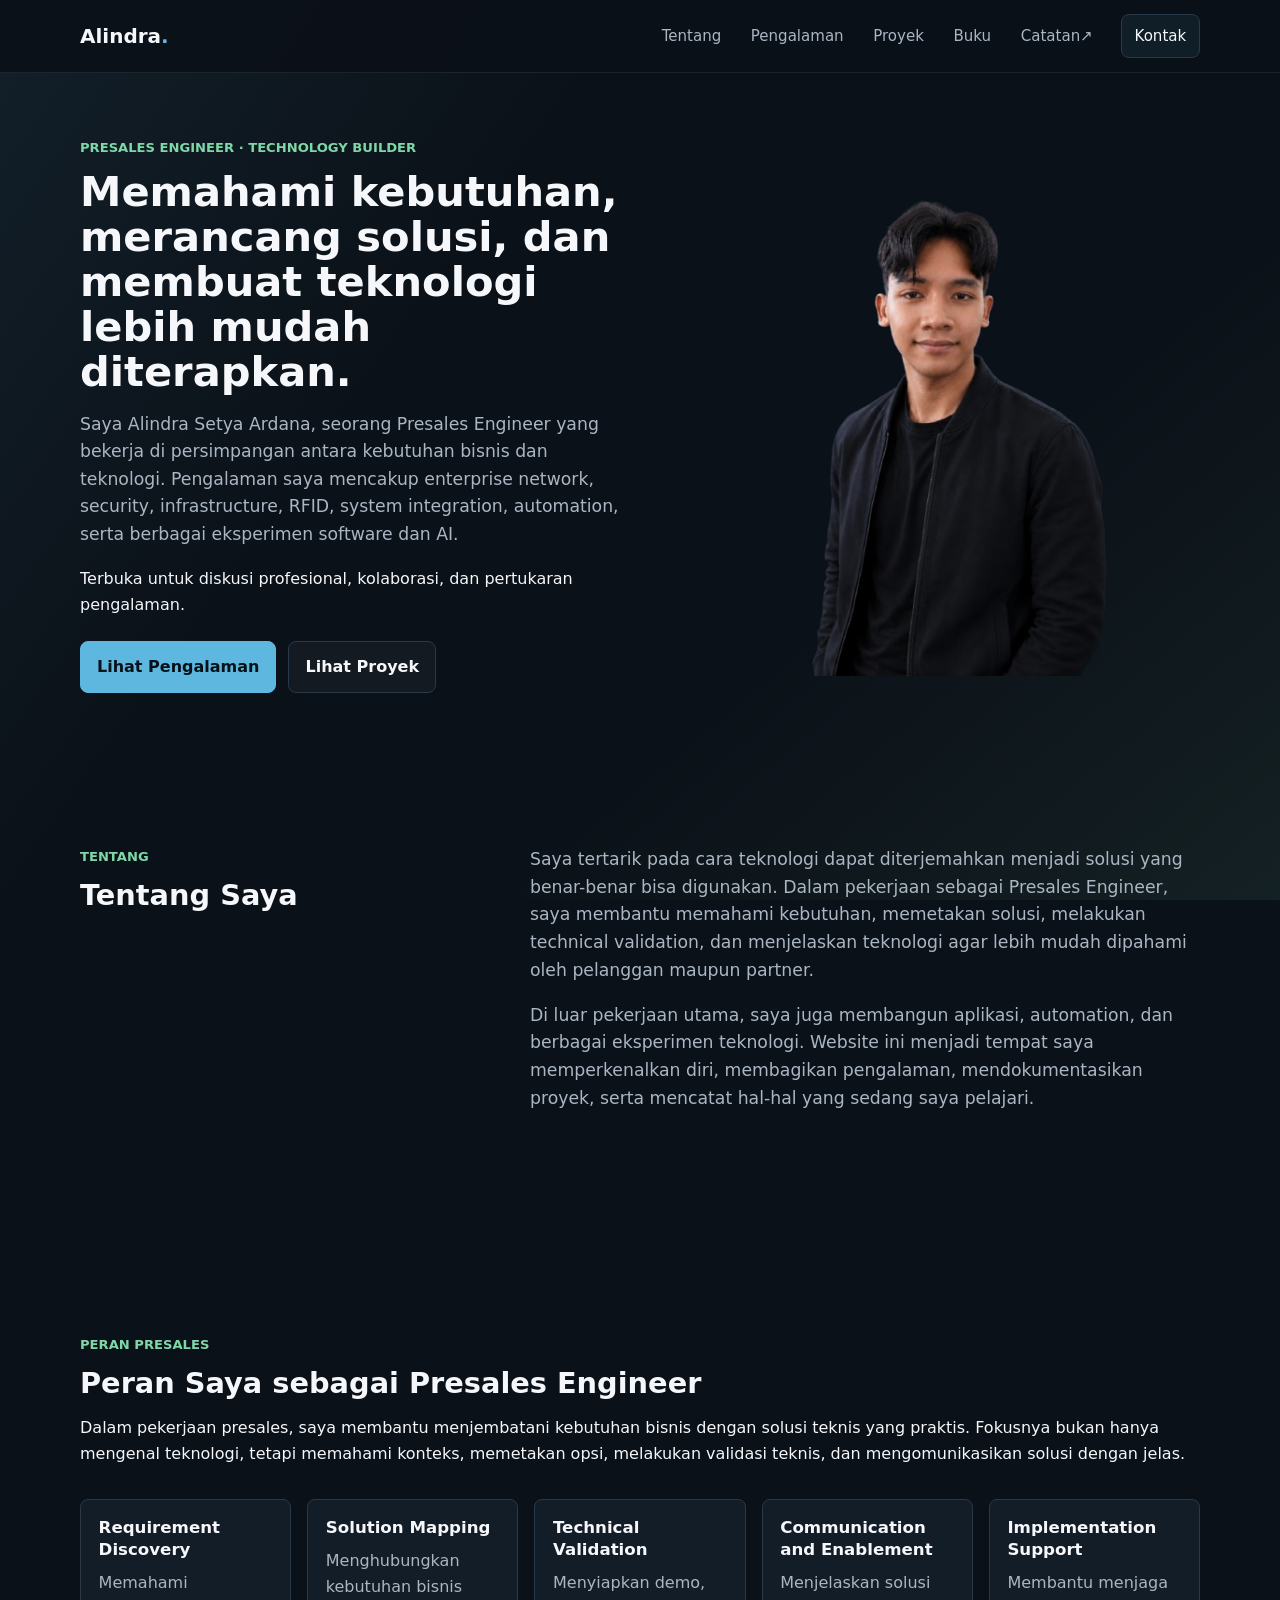
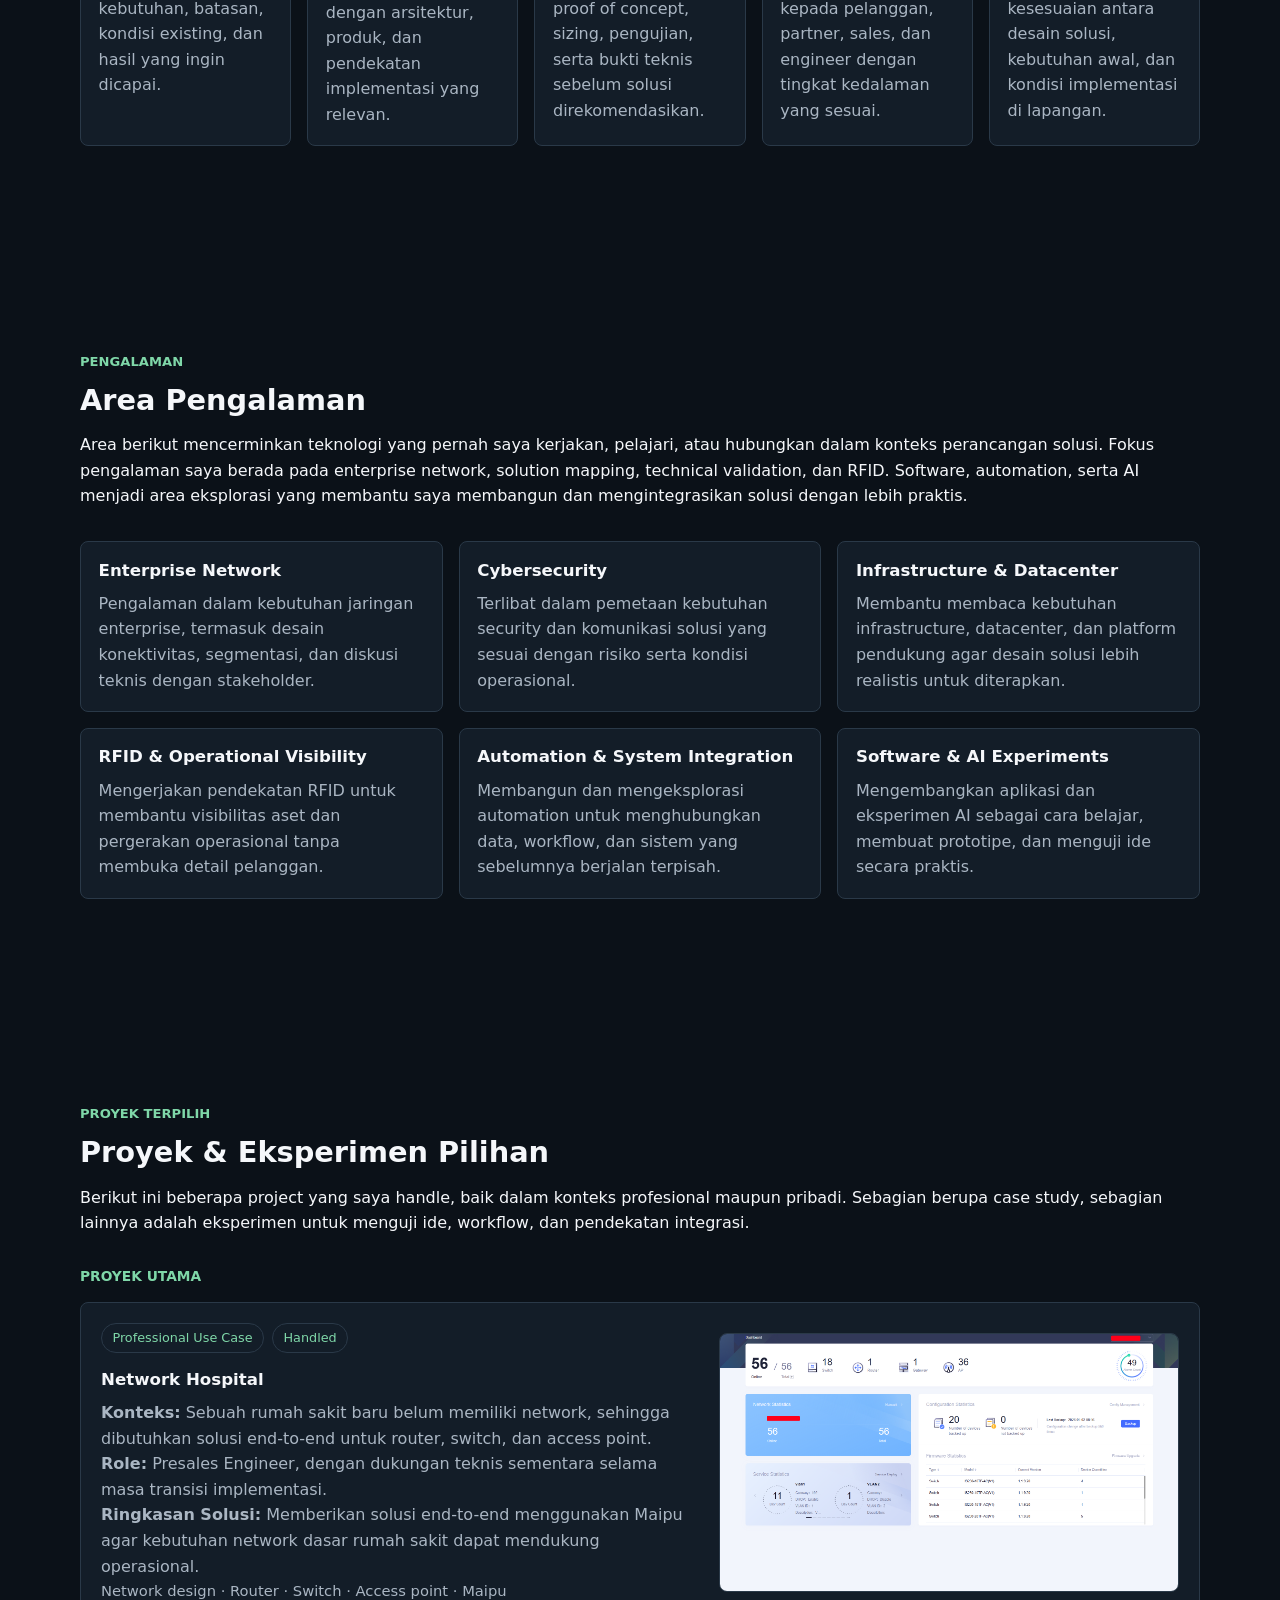
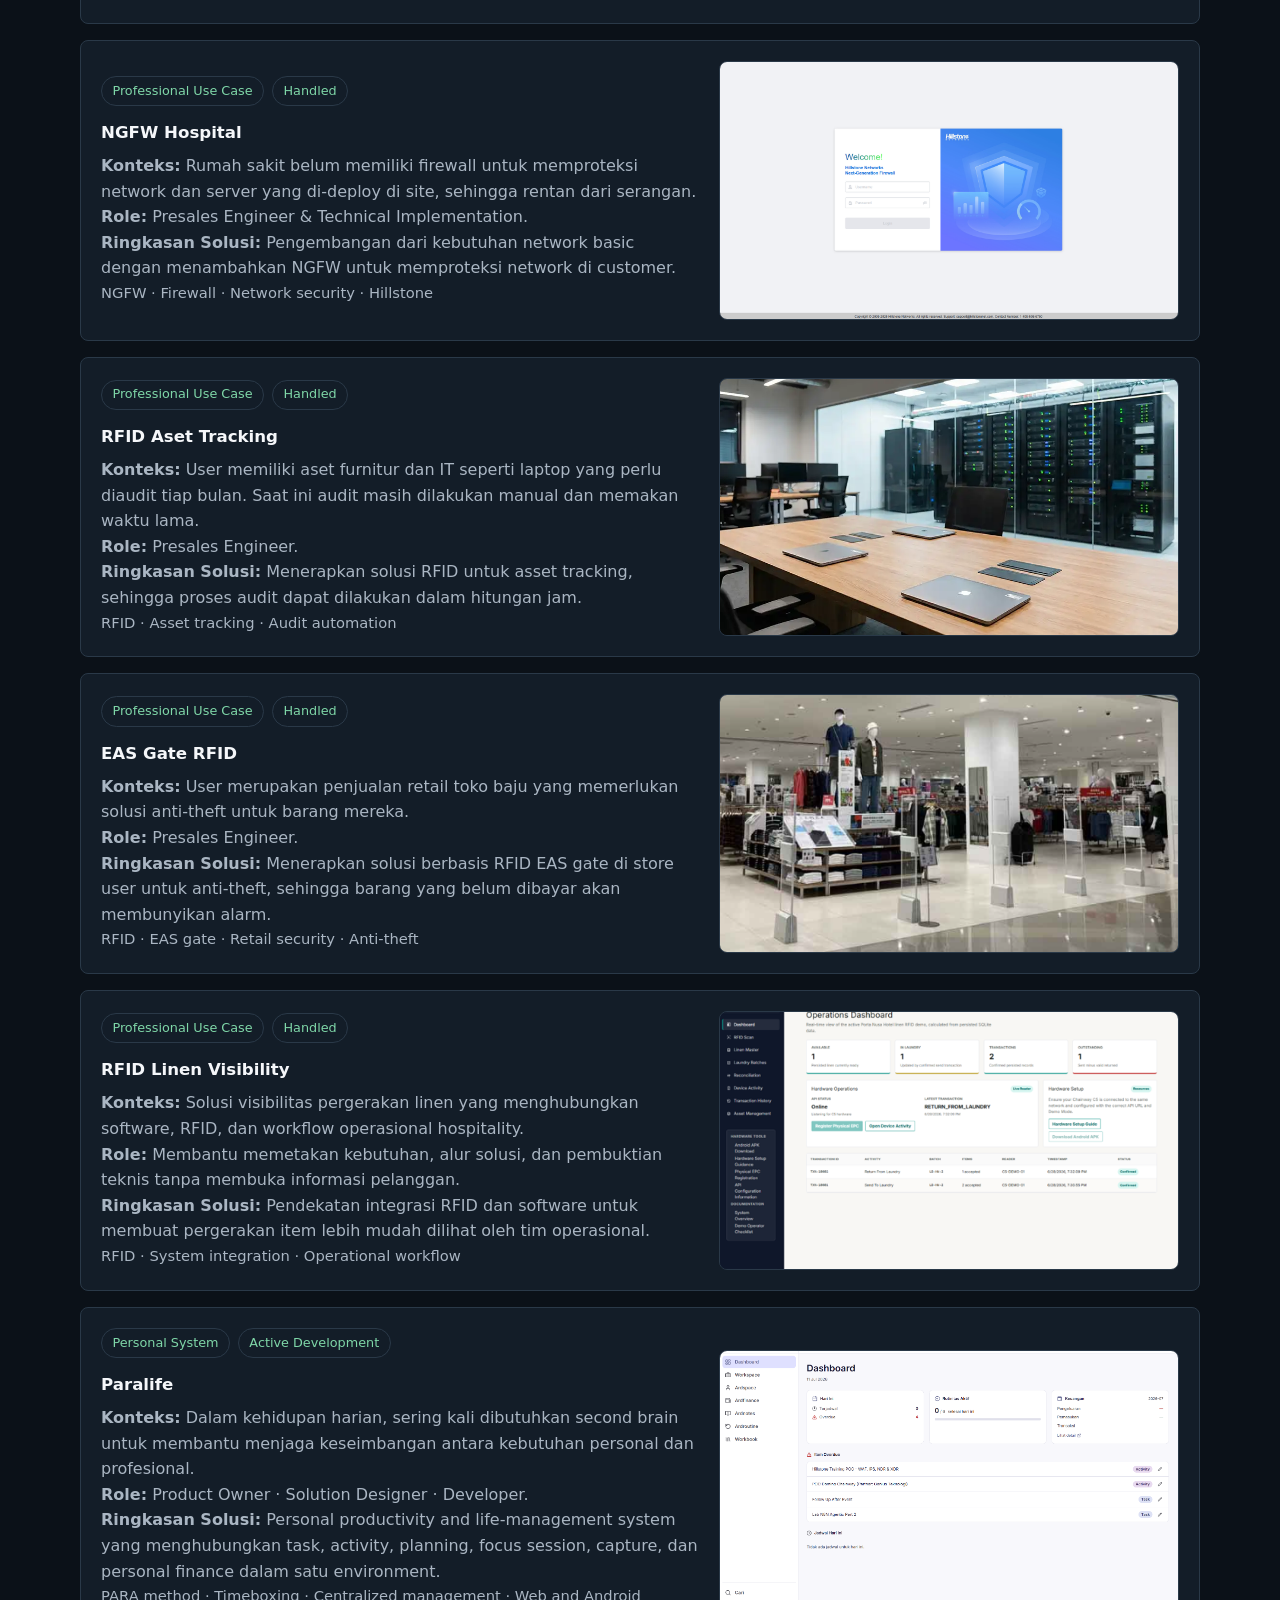
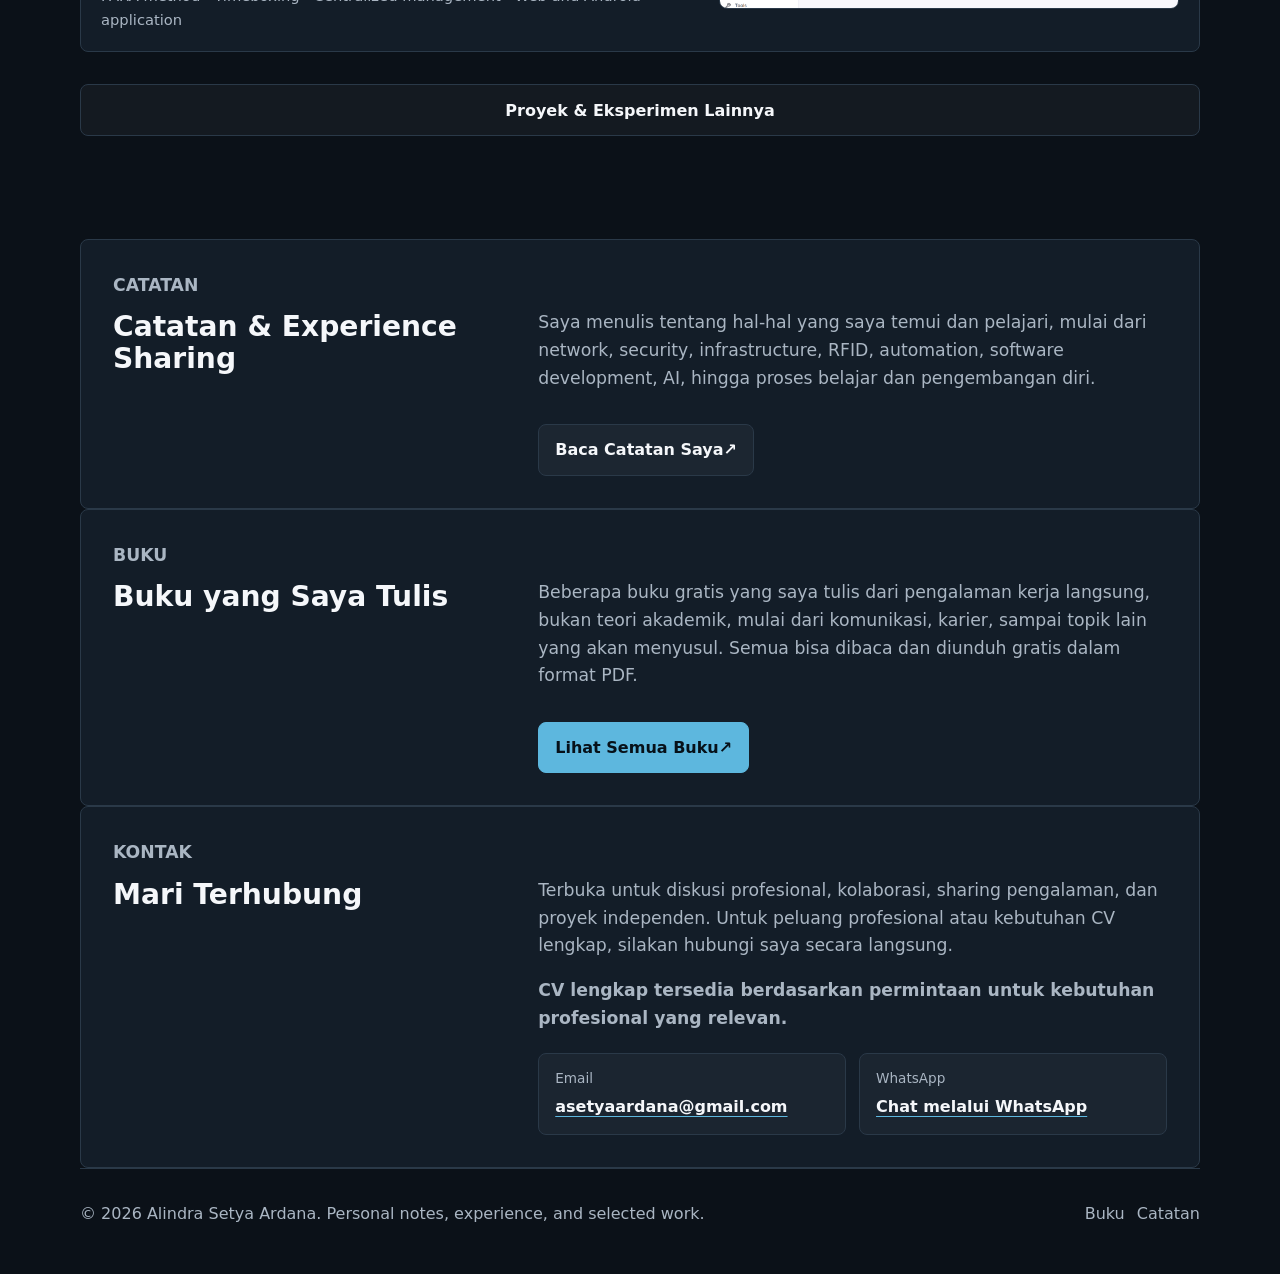
<file: index.html>
﻿<!DOCTYPE html>
<html lang="id">
<head>
  <meta charset="UTF-8">
  <meta name="viewport" content="width=device-width, initial-scale=1.0">
  <title>Alindra Setya Ardana | Presales Engineer & Technology Builder</title>
  <meta name="description" content="Website personal Alindra Setya Ardana, Presales Engineer yang membagikan pengalaman seputar network, security, infrastructure, RFID, automation, software, dan AI.">
  <meta name="author" content="Alindra Setya Ardana">
  <meta name="robots" content="index, follow">
  <meta name="theme-color" content="#0b1118">
  <link rel="canonical" href="https://www.alindra.my.id/">
  <link rel="icon" type="image/svg+xml" href="favicon.svg">
  <link rel="stylesheet" href="assets/css/styles.css">
  <link rel="sitemap" type="application/xml" href="/sitemap.xml">

  <meta property="og:title" content="Alindra Setya Ardana | Presales Engineer & Technology Builder">
  <meta property="og:description" content="Website personal Alindra Setya Ardana tentang presales engineering, solution building, selected work, dan catatan pengalaman teknologi.">
  <meta property="og:type" content="profile">
  <meta property="og:url" content="https://www.alindra.my.id/">
  <meta property="og:image" content="https://www.alindra.my.id/assets/images/og-cover.png">
  <meta name="twitter:card" content="summary_large_image">
  <meta name="twitter:title" content="Alindra Setya Ardana | Presales Engineer & Technology Builder">
  <meta name="twitter:description" content="Presales Engineer yang bekerja antara kebutuhan bisnis dan solusi teknologi praktis.">
  <meta name="twitter:image" content="https://www.alindra.my.id/assets/images/og-cover.png">

  <script type="application/ld+json">
  {
    "@context": "https://schema.org",
    "@type": "ProfilePage",
    "mainEntity": {
      "@type": "Person",
      "name": "Alindra Setya Ardana",
      "url": "https://www.alindra.my.id/",
      "jobTitle": "Presales Engineer",
      "description": "Presales Engineer dan Technology Builder yang bekerja antara kebutuhan bisnis dan solusi teknologi praktis.",
      "sameAs": [
        "https://notes.alindra.my.id/"
      ],
      "knowsAbout": [
        "Presales Engineering",
        "Enterprise Network",
        "Cybersecurity",
        "Infrastructure and Datacenter",
        "RFID",
        "System Integration",
        "Automation",
        "Software",
        "AI Experiments"
      ]
    }
  }
  </script>
</head>
<body>
  <a class="skip-link" href="#main">Lewati ke konten utama</a>

  <header class="site-header">
    <nav class="nav" aria-label="Navigasi utama">
      <a class="brand" href="#top" aria-label="Alindra Setya Ardana">Alindra<span>.</span></a>
      <button class="nav-toggle" type="button" aria-expanded="false" aria-controls="primary-nav">
        <span class="nav-toggle-line"></span>
        <span class="nav-toggle-line"></span>
        <span class="nav-toggle-line"></span>
        <span class="sr-only">Buka menu</span>
      </button>
      <div class="nav-links" id="primary-nav">
        <a href="#about">Tentang</a>
        <a href="#experience">Pengalaman</a>
        <a href="#work">Proyek</a>
        <a href="/buku/">Buku</a>
        <a href="https://notes.alindra.my.id/" target="_blank" rel="noopener noreferrer">Catatan <span aria-hidden="true">&nearr;</span></a>
        <a class="nav-contact" href="#contact">Kontak</a>
      </div>
    </nav>
  </header>

  <main id="main">
    <section class="hero section" id="top">
      <div class="hero-grid">
        <div class="hero-copy">
          <p class="eyebrow">Presales Engineer &middot; Technology Builder</p>
          <h1>Memahami kebutuhan, merancang solusi, dan membuat teknologi lebih mudah diterapkan.</h1>
          <p class="hero-lead">Saya Alindra Setya Ardana, seorang Presales Engineer yang bekerja di persimpangan antara kebutuhan bisnis dan teknologi. Pengalaman saya mencakup enterprise network, security, infrastructure, RFID, system integration, automation, serta berbagai eksperimen software dan AI.</p>
          <p class="availability">Terbuka untuk diskusi profesional, kolaborasi, dan pertukaran pengalaman.</p>
          <div class="hero-actions">
            <a class="button primary" href="#experience">Lihat Pengalaman</a>
            <a class="button secondary" href="#work">Lihat Proyek</a>
          </div>
        </div>
        <aside class="portrait-space" aria-label="Foto profil Alindra Setya Ardana">
          <img src="assets/images/alindra-semi-formal.png" width="447" height="558" alt="Foto semi-formal Alindra Setya Ardana">
        </aside>
      </div>
    </section>

    <section class="section two-column" id="about">
      <div>
        <p class="section-kicker">Tentang</p>
        <h2>Tentang Saya</h2>
      </div>
      <div class="prose">
        <p>Saya tertarik pada cara teknologi dapat diterjemahkan menjadi solusi yang benar-benar bisa digunakan. Dalam pekerjaan sebagai Presales Engineer, saya membantu memahami kebutuhan, memetakan solusi, melakukan technical validation, dan menjelaskan teknologi agar lebih mudah dipahami oleh pelanggan maupun partner.</p>
        <p>Di luar pekerjaan utama, saya juga membangun aplikasi, automation, dan berbagai eksperimen teknologi. Website ini menjadi tempat saya memperkenalkan diri, membagikan pengalaman, mendokumentasikan proyek, serta mencatat hal-hal yang sedang saya pelajari.</p>
      </div>
    </section>

    <section class="section" aria-labelledby="presales-title">
      <div class="section-heading">
        <p class="section-kicker">Peran presales</p>
        <h2 id="presales-title">Peran Saya sebagai Presales Engineer</h2>
        <p>Dalam pekerjaan presales, saya membantu menjembatani kebutuhan bisnis dengan solusi teknis yang praktis. Fokusnya bukan hanya mengenal teknologi, tetapi memahami konteks, memetakan opsi, melakukan validasi teknis, dan mengomunikasikan solusi dengan jelas.</p>
      </div>
      <div class="card-grid five">
        <article class="card"><h3>Requirement Discovery</h3><p>Memahami kebutuhan, batasan, kondisi existing, dan hasil yang ingin dicapai.</p></article>
        <article class="card"><h3>Solution Mapping</h3><p>Menghubungkan kebutuhan bisnis dengan arsitektur, produk, dan pendekatan implementasi yang relevan.</p></article>
        <article class="card"><h3>Technical Validation</h3><p>Menyiapkan demo, proof of concept, sizing, pengujian, serta bukti teknis sebelum solusi direkomendasikan.</p></article>
        <article class="card"><h3>Communication and Enablement</h3><p>Menjelaskan solusi kepada pelanggan, partner, sales, dan engineer dengan tingkat kedalaman yang sesuai.</p></article>
        <article class="card"><h3>Implementation Support</h3><p>Membantu menjaga kesesuaian antara desain solusi, kebutuhan awal, dan kondisi implementasi di lapangan.</p></article>
      </div>
    </section>

    <section class="section" id="experience">
      <div class="section-heading">
        <p class="section-kicker">Pengalaman</p>
        <h2>Area Pengalaman</h2>
        <p>Area berikut mencerminkan teknologi yang pernah saya kerjakan, pelajari, atau hubungkan dalam konteks perancangan solusi. Fokus pengalaman saya berada pada enterprise network, solution mapping, technical validation, dan RFID. Software, automation, serta AI menjadi area eksplorasi yang membantu saya membangun dan mengintegrasikan solusi dengan lebih praktis.</p>
      </div>
      <div class="card-grid">
        <article class="card"><h3>Enterprise Network</h3><p>Pengalaman dalam kebutuhan jaringan enterprise, termasuk desain konektivitas, segmentasi, dan diskusi teknis dengan stakeholder.</p></article>
        <article class="card"><h3>Cybersecurity</h3><p>Terlibat dalam pemetaan kebutuhan security dan komunikasi solusi yang sesuai dengan risiko serta kondisi operasional.</p></article>
        <article class="card"><h3>Infrastructure & Datacenter</h3><p>Membantu membaca kebutuhan infrastructure, datacenter, dan platform pendukung agar desain solusi lebih realistis untuk diterapkan.</p></article>
        <article class="card"><h3>RFID & Operational Visibility</h3><p>Mengerjakan pendekatan RFID untuk membantu visibilitas aset dan pergerakan operasional tanpa membuka detail pelanggan.</p></article>
        <article class="card"><h3>Automation & System Integration</h3><p>Membangun dan mengeksplorasi automation untuk menghubungkan data, workflow, dan sistem yang sebelumnya berjalan terpisah.</p></article>
        <article class="card"><h3>Software & AI Experiments</h3><p>Mengembangkan aplikasi dan eksperimen AI sebagai cara belajar, membuat prototipe, dan menguji ide secara praktis.</p></article>
      </div>
    </section>

    <section class="section" id="work">
      <div class="section-heading">
        <p class="section-kicker">Proyek terpilih</p>
        <h2>Proyek & Eksperimen Pilihan</h2>
        <p>Berikut ini beberapa project yang saya handle, baik dalam konteks profesional maupun pribadi. Sebagian berupa case study, sebagian lainnya adalah eksperimen untuk menguji ide, workflow, dan pendekatan integrasi.</p>
      </div>
      <div class="work-group">
        <h3>Proyek Utama</h3>
        <div class="work-list featured-work">
        <article class="work-card with-image">
          <div class="work-copy">
            <div class="work-meta"><span>Professional Use Case</span><span>Handled</span></div>
            <h3>Network Hospital</h3>
            <p><strong>Konteks:</strong> Sebuah rumah sakit baru belum memiliki network, sehingga dibutuhkan solusi end-to-end untuk router, switch, dan access point.</p>
            <p><strong>Role:</strong> Presales Engineer, dengan dukungan teknis sementara selama masa transisi implementasi.</p>
            <p><strong>Ringkasan Solusi:</strong> Memberikan solusi end-to-end menggunakan Maipu agar kebutuhan network dasar rumah sakit dapat mendukung operasional.</p>
            <p class="tech">Network design · Router · Switch · Access point · Maipu</p>
          </div>
          <img src="assets/images/work-network-hospital.png" width="1742" height="1105" loading="lazy" alt="Ilustrasi solusi network hospital end-to-end">
        </article>

        <article class="work-card with-image">
          <div class="work-copy">
            <div class="work-meta"><span>Professional Use Case</span><span>Handled</span></div>
            <h3>NGFW Hospital</h3>
            <p><strong>Konteks:</strong> Rumah sakit belum memiliki firewall untuk memproteksi network dan server yang di-deploy di site, sehingga rentan dari serangan.</p>
            <p><strong>Role:</strong> Presales Engineer &amp; Technical Implementation.</p>
            <p><strong>Ringkasan Solusi:</strong> Pengembangan dari kebutuhan network basic dengan menambahkan NGFW untuk memproteksi network di customer.</p>
            <p class="tech">NGFW · Firewall · Network security · Hillstone</p>
          </div>
          <img src="assets/images/work-ngfw-hospital.png" width="1600" height="899" loading="lazy" alt="Ilustrasi solusi NGFW untuk proteksi network rumah sakit">
        </article>

        <article class="work-card with-image">
          <div class="work-copy">
            <div class="work-meta"><span>Professional Use Case</span><span>Handled</span></div>
            <h3>RFID Aset Tracking</h3>
            <p><strong>Konteks:</strong> User memiliki aset furnitur dan IT seperti laptop yang perlu diaudit tiap bulan. Saat ini audit masih dilakukan manual dan memakan waktu lama.</p>
            <p><strong>Role:</strong> Presales Engineer.</p>
            <p><strong>Ringkasan Solusi:</strong> Menerapkan solusi RFID untuk asset tracking, sehingga proses audit dapat dilakukan dalam hitungan jam.</p>
            <p class="tech">RFID · Asset tracking · Audit automation</p>
          </div>
          <img src="assets/images/work-rfid-asset-tracking.png" width="900" height="485" loading="lazy" alt="Ilustrasi solusi RFID untuk asset tracking">
        </article>

        <article class="work-card with-image">
          <div class="work-copy">
            <div class="work-meta"><span>Professional Use Case</span><span>Handled</span></div>
            <h3>EAS Gate RFID</h3>
            <p><strong>Konteks:</strong> User merupakan penjualan retail toko baju yang memerlukan solusi anti-theft untuk barang mereka.</p>
            <p><strong>Role:</strong> Presales Engineer.</p>
            <p><strong>Ringkasan Solusi:</strong> Menerapkan solusi berbasis RFID EAS gate di store user untuk anti-theft, sehingga barang yang belum dibayar akan membunyikan alarm.</p>
            <p class="tech">RFID · EAS gate · Retail security · Anti-theft</p>
          </div>
          <img src="assets/images/work-eas-gate-rfid.png" width="547" height="294" loading="lazy" alt="Ilustrasi solusi EAS gate RFID untuk retail anti-theft">
        </article>

        <article class="work-card with-image">
          <div class="work-copy">
            <div class="work-meta"><span>Professional Use Case</span><span>Handled</span></div>
            <h3>RFID Linen Visibility</h3>
            <p><strong>Konteks:</strong> Solusi visibilitas pergerakan linen yang menghubungkan software, RFID, dan workflow operasional hospitality.</p>
            <p><strong>Role:</strong> Membantu memetakan kebutuhan, alur solusi, dan pembuktian teknis tanpa membuka informasi pelanggan.</p>
            <p><strong>Ringkasan Solusi:</strong> Pendekatan integrasi RFID dan software untuk membuat pergerakan item lebih mudah dilihat oleh tim operasional.</p>
            <p class="tech">RFID · System integration · Operational workflow</p>
          </div>
          <img src="assets/images/work-rfid-linen-visibility.png" width="602" height="413" loading="lazy" alt="Ilustrasi solusi RFID Linen Visibility">
        </article>

        <article class="work-card with-image">
          <div class="work-copy">
            <div class="work-meta"><span>Personal System</span><span>Active Development</span></div>
            <h3>Paralife</h3>
            <p><strong>Konteks:</strong> Dalam kehidupan harian, sering kali dibutuhkan second brain untuk membantu menjaga keseimbangan antara kebutuhan personal dan profesional.</p>
            <p><strong>Role:</strong> Product Owner · Solution Designer · Developer.</p>
            <p><strong>Ringkasan Solusi:</strong> Personal productivity and life-management system yang menghubungkan task, activity, planning, focus session, capture, dan personal finance dalam satu environment.</p>
            <p class="tech">PARA method · Timeboxing · Centralized management · Web and Android application</p>
          </div>
          <img src="assets/images/work-paralife-ai.png" width="1739" height="1095" loading="lazy" alt="Ilustrasi Paralife AI untuk second brain dan daily management">
        </article>
        </div>
      </div>

      <details class="work-group more-work">
        <summary class="button secondary more-work-toggle">Proyek & Eksperimen Lainnya</summary>
        <div class="work-list more-work-list" id="more-work-list">
          <article class="work-card with-image">
            <div class="work-copy">
            <div class="work-meta"><span>Independent Project</span><span>Active Development</span></div>
            <h3>Laut Jaya</h3>
            <p><strong>Konteks:</strong> Usaha penjualan diesel dan minyak memiliki kendala visibility terhadap stok barang, penjualan, pembayaran, piutang, nota, dan laporan bisnis.</p>
            <p><strong>Role:</strong> Product Owner · Solution Designer · Developer.</p>
            <p><strong>Ringkasan Solusi:</strong> Operational system yang membantu pencatatan penjualan, pembayaran, piutang, pencetakan nota, dan penyusunan laporan bisnis agar kondisi usaha lebih mudah dipantau.</p>
            <p class="tech">Web application · Android application · Stock visibility · Sales operation</p>
            </div>
            <img src="assets/images/work-laut-jaya.png" width="1730" height="1108" loading="lazy" alt="Ilustrasi aplikasi operasional Laut Jaya">
          </article>

          <article class="work-card with-image">
            <div class="work-copy">
            <div class="work-meta"><span>Professional Use Case</span><span>Handled</span></div>
            <h3>RFID for Warehouse</h3>
            <p><strong>Konteks:</strong> Setelah proses produksi, penempatan barang di gudang masih membutuhkan operator forklift dan operator system untuk mendata serta menempatkan barang. Proses ini rentan terkendala karena human error.</p>
            <p><strong>Role:</strong> Presales Engineer yang menyesuaikan solusi product dengan kondisi customer, termasuk proses proof of concept.</p>
            <p><strong>Ringkasan Solusi:</strong> Membawa solusi RFID dengan tag pada palet dan rack, fixed reader di depan forklift, serta tablet agar operasional dapat dilakukan oleh satu operator forklift.</p>
            <p class="tech">RFID · Warehouse operation · Fixed reader · Pallet and rack tagging · POC</p>
            </div>
            <img src="assets/images/work-rfid-warehouse.png" width="800" height="457" loading="lazy" alt="Ilustrasi solusi RFID untuk operasional warehouse">
          </article>

          <article class="work-card with-image">
            <div class="work-copy">
            <div class="work-meta"><span>Personal Case</span><span>Automation</span></div>
            <h3>Automation Finance</h3>
            <p><strong>Konteks:</strong> Pendataan pengeluaran pribadi sering kali sulit dijaga konsistensinya jika dilakukan secara manual.</p>
            <p><strong>Role:</strong> Solution Builder.</p>
            <p><strong>Ringkasan Solusi:</strong> Memanfaatkan n8n untuk otomatisasi input ke sistem finance pribadi, sehingga pencatatan pengeluaran dapat berjalan lebih terstruktur.</p>
            <p class="tech">n8n · Personal finance · Workflow automation · Data entry</p>
            </div>
            <img src="assets/images/work-automation-finance.png" width="1714" height="775" loading="lazy" alt="Ilustrasi automation finance pribadi menggunakan n8n">
          </article>
        </div>
      </details>
    </section>

    <section class="section info-card split-band" id="notes">
      <div>
        <p class="section-kicker">Catatan</p>
        <h2>Catatan & Experience Sharing</h2>
      </div>
      <div>
        <p>Saya menulis tentang hal-hal yang saya temui dan pelajari, mulai dari network, security, infrastructure, RFID, automation, software development, AI, hingga proses belajar dan pengembangan diri.</p>
        <a class="button secondary" href="https://notes.alindra.my.id/" target="_blank" rel="noopener noreferrer">Baca Catatan Saya <span aria-hidden="true">&nearr;</span></a>
      </div>
    </section>

    <section class="section info-card split-band" id="books">
      <div>
        <p class="section-kicker">Buku</p>
        <h2>Buku yang Saya Tulis</h2>
      </div>
      <div>
        <p>Beberapa buku gratis yang saya tulis dari pengalaman kerja langsung, bukan teori akademik, mulai dari komunikasi, karier, sampai topik lain yang akan menyusul. Semua bisa dibaca dan diunduh gratis dalam format PDF.</p>
        <a class="button primary" href="/buku/">Lihat Semua Buku <span aria-hidden="true">&nearr;</span></a>
      </div>
    </section>

    <section class="section info-card contact split-band" id="contact">
      <div>
        <p class="section-kicker">Kontak</p>
        <h2>Mari Terhubung</h2>
      </div>
      <div>
        <p>Terbuka untuk diskusi profesional, kolaborasi, sharing pengalaman, dan proyek independen. Untuk peluang profesional atau kebutuhan CV lengkap, silakan hubungi saya secara langsung.</p>
        <p class="cv-note">CV lengkap tersedia berdasarkan permintaan untuk kebutuhan profesional yang relevan.</p>
        <div class="contact-details" aria-label="Detail kontak">
          <div>
            <span>Email</span>
            <a href="mailto:asetyaardana@gmail.com">asetyaardana@gmail.com</a>
          </div>
          <div>
            <span>WhatsApp</span>
            <a href="https://wa.me/6281393657195" target="_blank" rel="noopener noreferrer">Chat melalui WhatsApp</a>
          </div>
        </div>
      </div>
    </section>
  </main>

  <footer class="footer">
    <p>&copy; <span id="year">2026</span> Alindra Setya Ardana. Personal notes, experience, and selected work.</p>
    <div class="footer-links">
      <a href="/buku/">Buku</a>
      <a href="https://notes.alindra.my.id/" target="_blank" rel="noopener noreferrer">Catatan</a>
    </div>
  </footer>

  <script src="assets/js/main.js" defer></script>
</body>
</html>
</file>
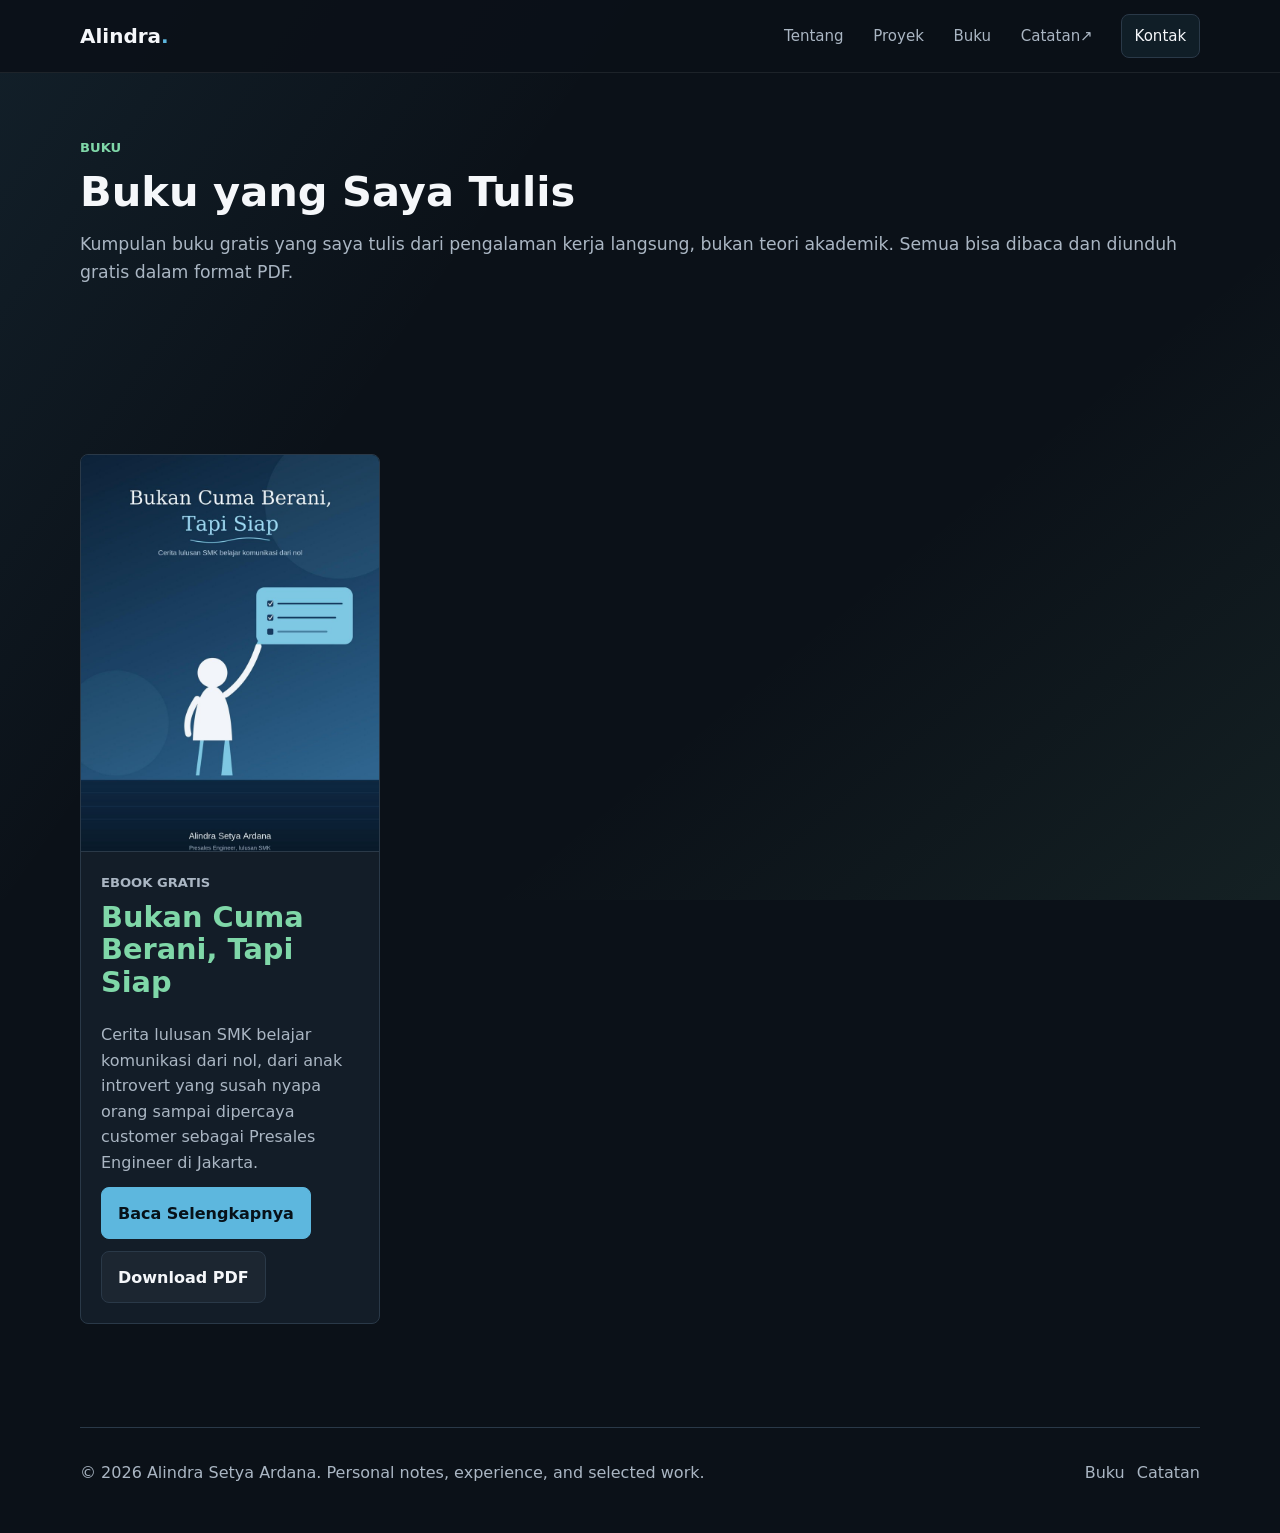
<file: buku/index.html>
<!DOCTYPE html>
<html lang="id">
<head>
  <meta charset="UTF-8">
  <meta name="viewport" content="width=device-width, initial-scale=1.0">
  <title>Buku | Alindra Setya Ardana</title>
  <meta name="description" content="Kumpulan buku gratis karya Alindra Setya Ardana, Presales Engineer dan lulusan SMK. Baca dan download ebook seputar komunikasi, karier, dan pengalaman kerja.">
  <meta name="author" content="Alindra Setya Ardana">
  <meta name="robots" content="index, follow">
  <meta name="theme-color" content="#0b1118">
  <link rel="canonical" href="https://www.alindra.my.id/buku/">
  <link rel="icon" type="image/svg+xml" href="/favicon.svg">
  <link rel="stylesheet" href="/assets/css/styles.css">
  <link rel="sitemap" type="application/xml" href="/sitemap.xml">

  <meta property="og:title" content="Buku | Alindra Setya Ardana">
  <meta property="og:description" content="Kumpulan buku gratis karya Alindra Setya Ardana seputar komunikasi, karier, dan pengalaman kerja.">
  <meta property="og:type" content="website">
  <meta property="og:url" content="https://www.alindra.my.id/buku/">
  <meta property="og:image" content="https://www.alindra.my.id/buku/bukan-cuma-berani-tapi-siap/cover.jpg">
  <meta name="twitter:card" content="summary_large_image">
  <meta name="twitter:title" content="Buku | Alindra Setya Ardana">
  <meta name="twitter:description" content="Kumpulan buku gratis karya Alindra Setya Ardana seputar komunikasi, karier, dan pengalaman kerja.">
  <meta name="twitter:image" content="https://www.alindra.my.id/buku/bukan-cuma-berani-tapi-siap/cover.jpg">

  <script type="application/ld+json">
  {
    "@context": "https://schema.org",
    "@type": "CollectionPage",
    "name": "Buku Alindra Setya Ardana",
    "url": "https://www.alindra.my.id/buku/",
    "isPartOf": {
      "@type": "WebSite",
      "url": "https://www.alindra.my.id/"
    },
    "hasPart": [
      {
        "@type": "Book",
        "name": "Bukan Cuma Berani, Tapi Siap",
        "url": "https://www.alindra.my.id/buku/bukan-cuma-berani-tapi-siap/"
      }
    ]
  }
  </script>
</head>
<body>
  <a class="skip-link" href="#main">Lewati ke konten utama</a>

  <header class="site-header">
    <nav class="nav" aria-label="Navigasi utama">
      <a class="brand" href="/" aria-label="Alindra Setya Ardana">Alindra<span>.</span></a>
      <button class="nav-toggle" type="button" aria-expanded="false" aria-controls="primary-nav">
        <span class="nav-toggle-line"></span>
        <span class="nav-toggle-line"></span>
        <span class="nav-toggle-line"></span>
        <span class="sr-only">Buka menu</span>
      </button>
      <div class="nav-links" id="primary-nav">
        <a href="/#about">Tentang</a>
        <a href="/#work">Proyek</a>
        <a href="/buku/">Buku</a>
        <a href="https://notes.alindra.my.id/" target="_blank" rel="noopener noreferrer">Catatan <span aria-hidden="true">&nearr;</span></a>
        <a class="nav-contact" href="/#contact">Kontak</a>
      </div>
    </nav>
  </header>

  <main id="main">
    <section class="hero section" id="top">
      <p class="eyebrow">Buku</p>
      <h1>Buku yang Saya Tulis</h1>
      <p class="hero-lead">Kumpulan buku gratis yang saya tulis dari pengalaman kerja langsung, bukan teori akademik. Semua bisa dibaca dan diunduh gratis dalam format PDF.</p>
    </section>

    <section class="section">
      <div class="book-list">
        <article class="card book-card">
          <a href="/buku/bukan-cuma-berani-tapi-siap/" tabindex="-1" aria-hidden="true">
            <img class="book-cover" src="/buku/bukan-cuma-berani-tapi-siap/cover.jpg" alt="Cover buku Bukan Cuma Berani, Tapi Siap karya Alindra Setya Ardana" width="800" height="1130" loading="lazy">
          </a>
          <div class="book-card-body">
            <p class="section-kicker">Ebook Gratis</p>
            <h2><a class="text-link" style="padding:0; font-size:inherit;" href="/buku/bukan-cuma-berani-tapi-siap/">Bukan Cuma Berani, Tapi Siap</a></h2>
            <p>Cerita lulusan SMK belajar komunikasi dari nol, dari anak introvert yang susah nyapa orang sampai dipercaya customer sebagai Presales Engineer di Jakarta.</p>
            <div class="hero-actions">
              <a class="button primary" href="/buku/bukan-cuma-berani-tapi-siap/">Baca Selengkapnya</a>
              <a class="button secondary" href="/buku/bukan-cuma-berani-tapi-siap/bukan-cuma-berani-tapi-siap.pdf" download>Download PDF</a>
            </div>
          </div>
        </article>
      </div>
    </section>
  </main>

  <footer class="footer">
    <p>&copy; <span id="year">2026</span> Alindra Setya Ardana. Personal notes, experience, and selected work.</p>
    <div class="footer-links">
      <a href="/buku/">Buku</a>
      <a href="https://notes.alindra.my.id/" target="_blank" rel="noopener noreferrer">Catatan</a>
    </div>
  </footer>

  <script src="/assets/js/main.js" defer></script>
</body>
</html>
</file>
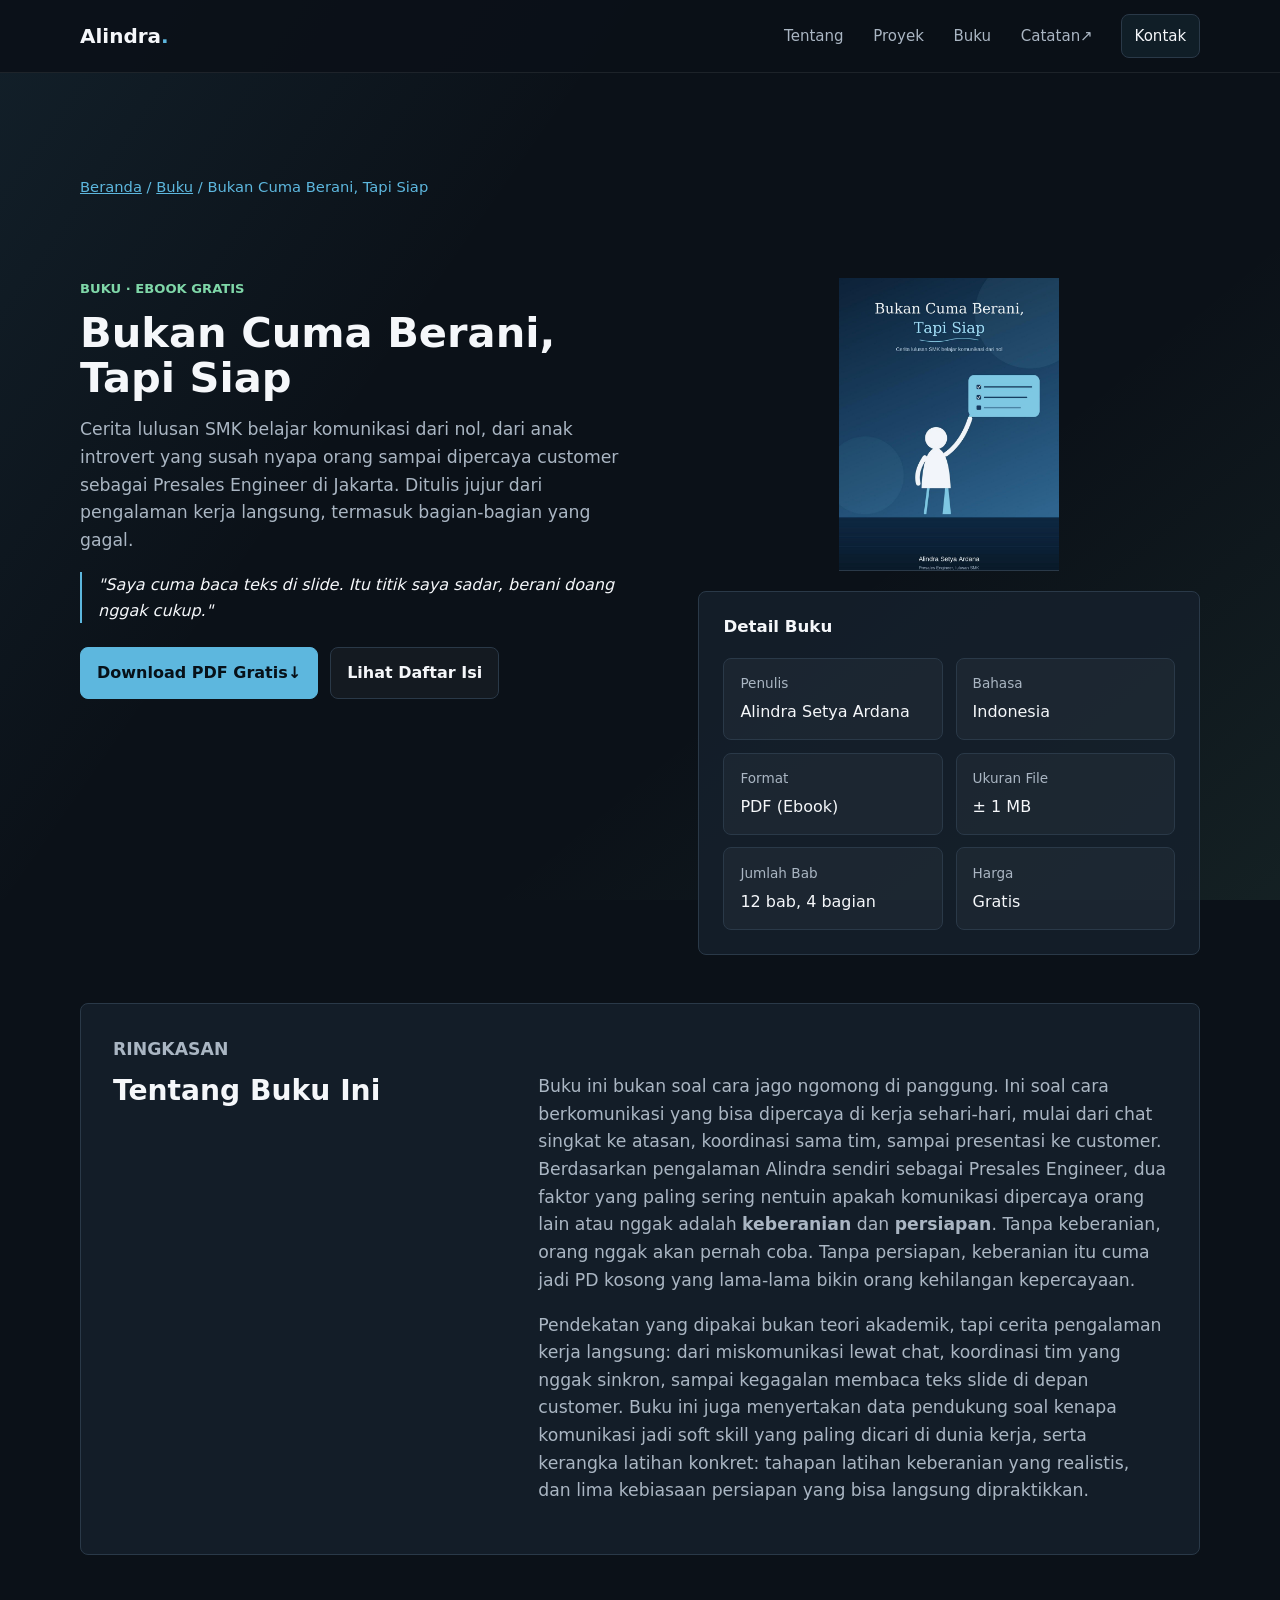
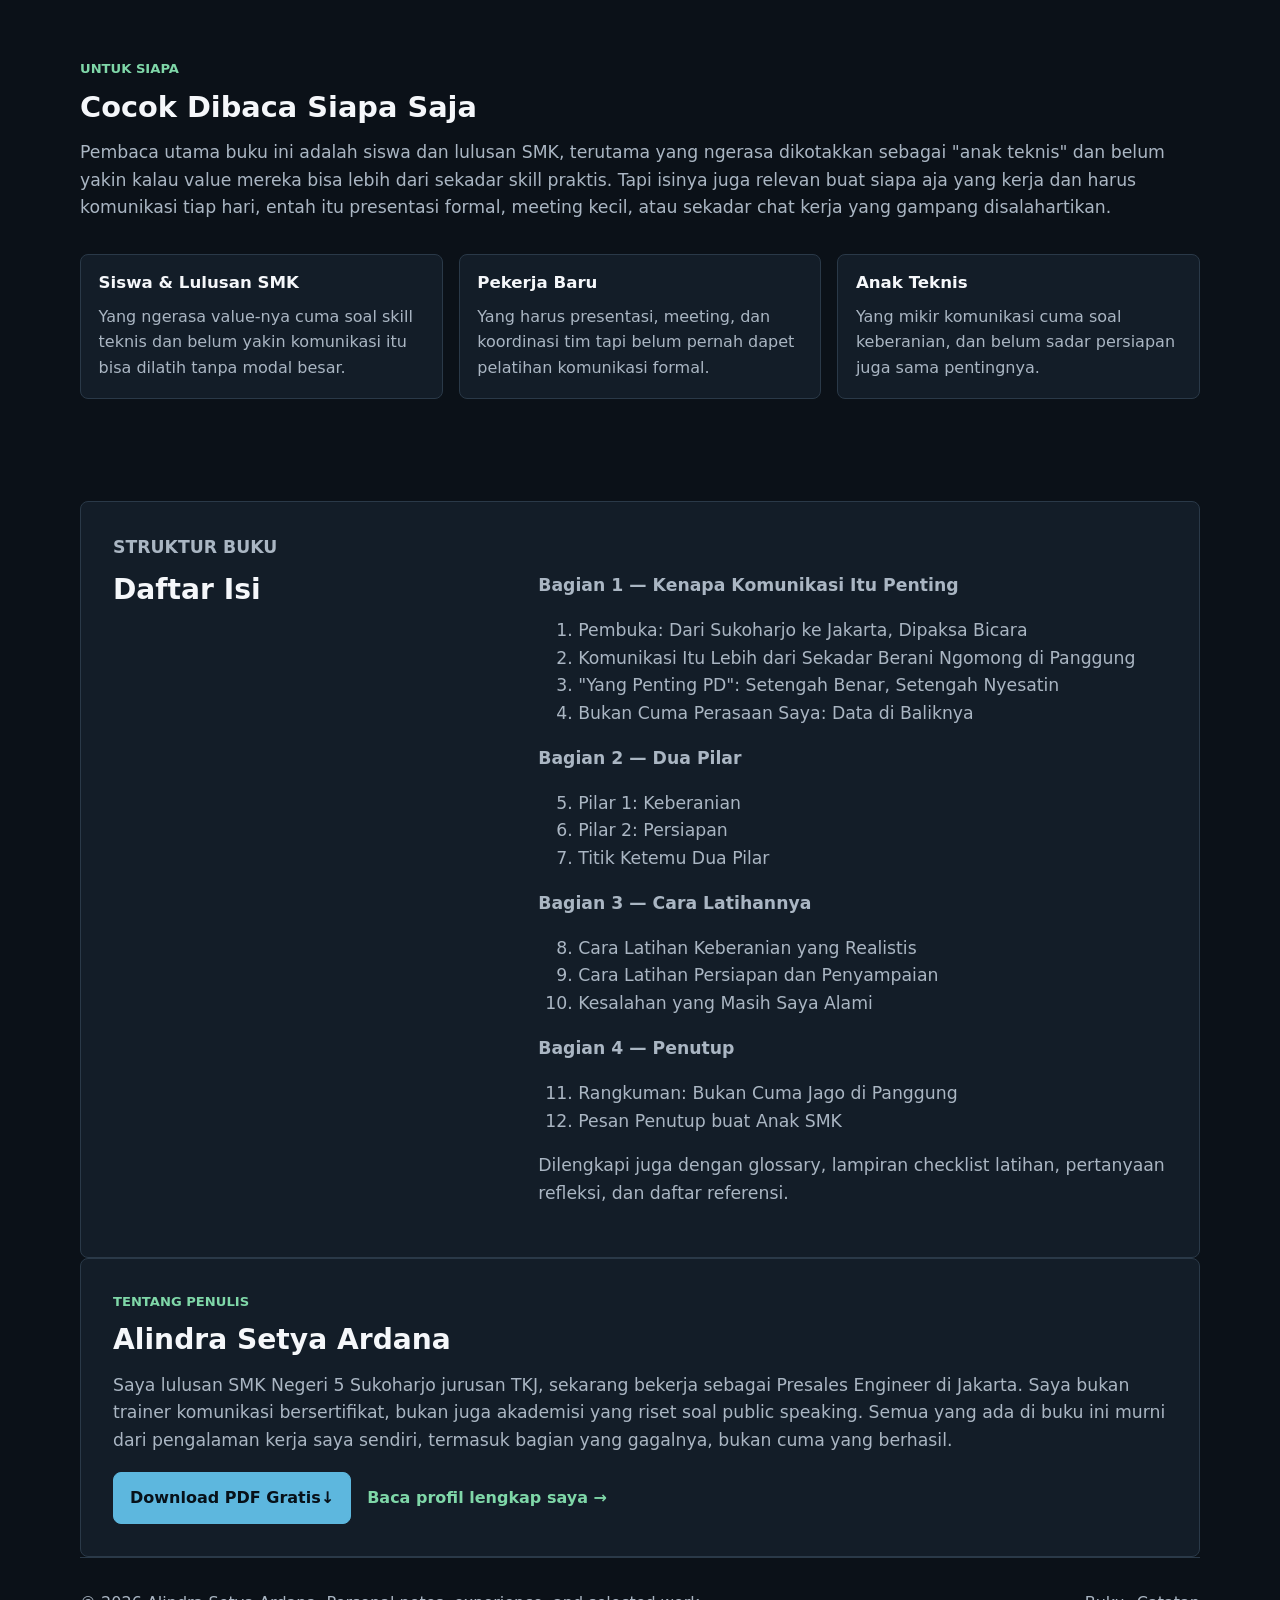
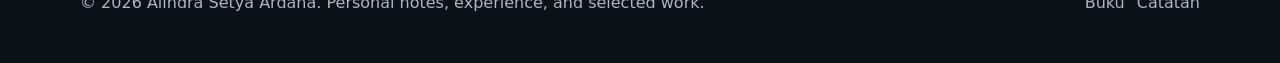
<file: buku/bukan-cuma-berani-tapi-siap/index.html>
<!DOCTYPE html>
<html lang="id">
<head>
  <meta charset="UTF-8">
  <meta name="viewport" content="width=device-width, initial-scale=1.0">
  <title>Bukan Cuma Berani, Tapi Siap — Buku Gratis Alindra Setya Ardana</title>
  <meta name="description" content="Bukan Cuma Berani, Tapi Siap: buku gratis karya Alindra Setya Ardana, lulusan SMK yang belajar komunikasi dan public speaking dari nol hingga jadi Presales Engineer di Jakarta. Baca ringkasan dan download PDF gratis.">
  <meta name="author" content="Alindra Setya Ardana">
  <meta name="robots" content="index, follow">
  <meta name="theme-color" content="#0b1118">
  <link rel="canonical" href="https://www.alindra.my.id/buku/bukan-cuma-berani-tapi-siap/">
  <link rel="icon" type="image/svg+xml" href="/favicon.svg">
  <link rel="stylesheet" href="/assets/css/styles.css">
  <link rel="sitemap" type="application/xml" href="/sitemap.xml">

  <meta property="og:title" content="Bukan Cuma Berani, Tapi Siap — Buku Gratis Alindra Setya Ardana">
  <meta property="og:description" content="Cerita lulusan SMK belajar komunikasi dan public speaking dari nol, ditulis jujur oleh Alindra Setya Ardana, Presales Engineer di Jakarta. Download PDF gratis.">
  <meta property="og:type" content="book">
  <meta property="og:url" content="https://www.alindra.my.id/buku/bukan-cuma-berani-tapi-siap/">
  <meta property="og:image" content="https://www.alindra.my.id/buku/bukan-cuma-berani-tapi-siap/cover.jpg">
  <meta name="twitter:card" content="summary_large_image">
  <meta name="twitter:title" content="Bukan Cuma Berani, Tapi Siap — Buku Gratis Alindra Setya Ardana">
  <meta name="twitter:description" content="Cerita lulusan SMK belajar komunikasi dan public speaking dari nol, ditulis jujur oleh Alindra Setya Ardana. Download PDF gratis.">
  <meta name="twitter:image" content="https://www.alindra.my.id/buku/bukan-cuma-berani-tapi-siap/cover.jpg">

  <script type="application/ld+json">
  {
    "@context": "https://schema.org",
    "@type": "Book",
    "name": "Bukan Cuma Berani, Tapi Siap",
    "alternateName": "Cerita Lulusan SMK Belajar Komunikasi dari Nol",
    "url": "https://www.alindra.my.id/buku/bukan-cuma-berani-tapi-siap/",
    "image": "https://www.alindra.my.id/buku/bukan-cuma-berani-tapi-siap/cover.jpg",
    "inLanguage": "id",
    "bookFormat": "https://schema.org/EBook",
    "isAccessibleForFree": true,
    "genre": ["Nonfiksi", "Pengembangan Diri", "Komunikasi dan Public Speaking"],
    "description": "Buku nonfiksi tentang perjalanan belajar komunikasi dan public speaking, ditulis dari pengalaman kerja nyata sebagai Presales Engineer, bukan teori akademik.",
    "author": {
      "@type": "Person",
      "name": "Alindra Setya Ardana",
      "url": "https://www.alindra.my.id/",
      "jobTitle": "Presales Engineer"
    },
    "publisher": {
      "@type": "Person",
      "name": "Alindra Setya Ardana"
    },
    "potentialAction": {
      "@type": "ReadAction",
      "target": "https://www.alindra.my.id/buku/bukan-cuma-berani-tapi-siap/bukan-cuma-berani-tapi-siap.pdf"
    }
  }
  </script>
  <script type="application/ld+json">
  {
    "@context": "https://schema.org",
    "@type": "BreadcrumbList",
    "itemListElement": [
      { "@type": "ListItem", "position": 1, "name": "Beranda", "item": "https://www.alindra.my.id/" },
      { "@type": "ListItem", "position": 2, "name": "Buku", "item": "https://www.alindra.my.id/buku/" },
      { "@type": "ListItem", "position": 3, "name": "Bukan Cuma Berani, Tapi Siap", "item": "https://www.alindra.my.id/buku/bukan-cuma-berani-tapi-siap/" }
    ]
  }
  </script>
</head>
<body>
  <a class="skip-link" href="#main">Lewati ke konten utama</a>

  <header class="site-header">
    <nav class="nav" aria-label="Navigasi utama">
      <a class="brand" href="/" aria-label="Alindra Setya Ardana">Alindra<span>.</span></a>
      <button class="nav-toggle" type="button" aria-expanded="false" aria-controls="primary-nav">
        <span class="nav-toggle-line"></span>
        <span class="nav-toggle-line"></span>
        <span class="nav-toggle-line"></span>
        <span class="sr-only">Buka menu</span>
      </button>
      <div class="nav-links" id="primary-nav">
        <a href="/#about">Tentang</a>
        <a href="/#work">Proyek</a>
        <a href="/buku/">Buku</a>
        <a href="https://notes.alindra.my.id/" target="_blank" rel="noopener noreferrer">Catatan <span aria-hidden="true">&nearr;</span></a>
        <a class="nav-contact" href="/#contact">Kontak</a>
      </div>
    </nav>
  </header>

  <main id="main">
    <nav class="section" style="padding-bottom:0" aria-label="Breadcrumb">
      <p class="tech"><a href="/">Beranda</a> / <a href="/buku/">Buku</a> / Bukan Cuma Berani, Tapi Siap</p>
    </nav>

    <section class="hero section" id="top">
      <div class="hero-grid">
        <div class="hero-copy">
          <p class="eyebrow">Buku &middot; Ebook Gratis</p>
          <h1>Bukan Cuma Berani, Tapi Siap</h1>
          <p class="hero-lead">Cerita lulusan SMK belajar komunikasi dari nol, dari anak introvert yang susah nyapa orang sampai dipercaya customer sebagai Presales Engineer di Jakarta. Ditulis jujur dari pengalaman kerja langsung, termasuk bagian-bagian yang gagal.</p>
          <blockquote style="border-left:2px solid var(--accent); padding-left:1rem; margin:0 0 1.5rem; color:var(--text); font-style:italic;">
            "Saya cuma baca teks di slide. Itu titik saya sadar, berani doang nggak cukup."
          </blockquote>
          <div class="hero-actions">
            <a class="button primary" href="bukan-cuma-berani-tapi-siap.pdf" download>Download PDF Gratis <span aria-hidden="true">&darr;</span></a>
            <a class="button secondary" href="#daftar-isi">Lihat Daftar Isi</a>
          </div>
        </div>
        <div>
          <img class="book-cover" src="cover.jpg" alt="Cover buku Bukan Cuma Berani, Tapi Siap karya Alindra Setya Ardana" width="800" height="1130" style="max-width:220px; margin: 0 auto 1.25rem;">
          <div class="card" style="padding:1.5rem;">
            <h3>Detail Buku</h3>
            <div class="contact-details">
              <div>
                <span>Penulis</span>
                Alindra Setya Ardana
              </div>
              <div>
                <span>Bahasa</span>
                Indonesia
              </div>
              <div>
                <span>Format</span>
                PDF (Ebook)
              </div>
              <div>
                <span>Ukuran File</span>
                &plusmn; 1 MB
              </div>
              <div>
                <span>Jumlah Bab</span>
                12 bab, 4 bagian
              </div>
              <div>
                <span>Harga</span>
                Gratis
              </div>
            </div>
          </div>
        </div>
      </div>
    </section>

    <section class="section info-card split-band" id="ringkasan">
      <div>
        <p class="section-kicker">Ringkasan</p>
        <h2>Tentang Buku Ini</h2>
      </div>
      <div>
        <p class="prose">Buku ini bukan soal cara jago ngomong di panggung. Ini soal cara berkomunikasi yang bisa dipercaya di kerja sehari-hari, mulai dari chat singkat ke atasan, koordinasi sama tim, sampai presentasi ke customer. Berdasarkan pengalaman Alindra sendiri sebagai Presales Engineer, dua faktor yang paling sering nentuin apakah komunikasi dipercaya orang lain atau nggak adalah <strong>keberanian</strong> dan <strong>persiapan</strong>. Tanpa keberanian, orang nggak akan pernah coba. Tanpa persiapan, keberanian itu cuma jadi PD kosong yang lama-lama bikin orang kehilangan kepercayaan.</p>
        <p class="prose">Pendekatan yang dipakai bukan teori akademik, tapi cerita pengalaman kerja langsung: dari miskomunikasi lewat chat, koordinasi tim yang nggak sinkron, sampai kegagalan membaca teks slide di depan customer. Buku ini juga menyertakan data pendukung soal kenapa komunikasi jadi soft skill yang paling dicari di dunia kerja, serta kerangka latihan konkret: tahapan latihan keberanian yang realistis, dan lima kebiasaan persiapan yang bisa langsung dipraktikkan.</p>
      </div>
    </section>

    <section class="section" id="untuk-siapa">
      <div class="section-heading">
        <p class="section-kicker">Untuk Siapa</p>
        <h2>Cocok Dibaca Siapa Saja</h2>
        <p class="prose">Pembaca utama buku ini adalah siswa dan lulusan SMK, terutama yang ngerasa dikotakkan sebagai "anak teknis" dan belum yakin kalau value mereka bisa lebih dari sekadar skill praktis. Tapi isinya juga relevan buat siapa aja yang kerja dan harus komunikasi tiap hari, entah itu presentasi formal, meeting kecil, atau sekadar chat kerja yang gampang disalahartikan.</p>
      </div>
      <div class="card-grid">
        <div class="card">
          <h3>Siswa &amp; Lulusan SMK</h3>
          <p>Yang ngerasa value-nya cuma soal skill teknis dan belum yakin komunikasi itu bisa dilatih tanpa modal besar.</p>
        </div>
        <div class="card">
          <h3>Pekerja Baru</h3>
          <p>Yang harus presentasi, meeting, dan koordinasi tim tapi belum pernah dapet pelatihan komunikasi formal.</p>
        </div>
        <div class="card">
          <h3>Anak Teknis</h3>
          <p>Yang mikir komunikasi cuma soal keberanian, dan belum sadar persiapan juga sama pentingnya.</p>
        </div>
      </div>
    </section>

    <section class="section info-card split-band" id="daftar-isi">
      <div>
        <p class="section-kicker">Struktur Buku</p>
        <h2>Daftar Isi</h2>
      </div>
      <div>
        <p class="prose"><strong>Bagian 1 — Kenapa Komunikasi Itu Penting</strong></p>
        <ol class="prose">
          <li>Pembuka: Dari Sukoharjo ke Jakarta, Dipaksa Bicara</li>
          <li>Komunikasi Itu Lebih dari Sekadar Berani Ngomong di Panggung</li>
          <li>"Yang Penting PD": Setengah Benar, Setengah Nyesatin</li>
          <li>Bukan Cuma Perasaan Saya: Data di Baliknya</li>
        </ol>
        <p class="prose"><strong>Bagian 2 — Dua Pilar</strong></p>
        <ol class="prose" start="5">
          <li>Pilar 1: Keberanian</li>
          <li>Pilar 2: Persiapan</li>
          <li>Titik Ketemu Dua Pilar</li>
        </ol>
        <p class="prose"><strong>Bagian 3 — Cara Latihannya</strong></p>
        <ol class="prose" start="8">
          <li>Cara Latihan Keberanian yang Realistis</li>
          <li>Cara Latihan Persiapan dan Penyampaian</li>
          <li>Kesalahan yang Masih Saya Alami</li>
        </ol>
        <p class="prose"><strong>Bagian 4 — Penutup</strong></p>
        <ol class="prose" start="11">
          <li>Rangkuman: Bukan Cuma Jago di Panggung</li>
          <li>Pesan Penutup buat Anak SMK</li>
        </ol>
        <p class="prose">Dilengkapi juga dengan glossary, lampiran checklist latihan, pertanyaan refleksi, dan daftar referensi.</p>
      </div>
    </section>

    <section class="section info-card contact" id="tentang-penulis">
      <div>
        <p class="section-kicker">Tentang Penulis</p>
        <h2>Alindra Setya Ardana</h2>
        <p class="prose">Saya lulusan SMK Negeri 5 Sukoharjo jurusan TKJ, sekarang bekerja sebagai Presales Engineer di Jakarta. Saya bukan trainer komunikasi bersertifikat, bukan juga akademisi yang riset soal public speaking. Semua yang ada di buku ini murni dari pengalaman kerja saya sendiri, termasuk bagian yang gagalnya, bukan cuma yang berhasil.</p>
        <div class="hero-actions">
          <a class="button primary" href="bukan-cuma-berani-tapi-siap.pdf" download>Download PDF Gratis <span aria-hidden="true">&darr;</span></a>
          <a class="text-link" href="/#about">Baca profil lengkap saya &rarr;</a>
        </div>
      </div>
    </section>
  </main>

  <footer class="footer">
    <p>&copy; <span id="year">2026</span> Alindra Setya Ardana. Personal notes, experience, and selected work.</p>
    <div class="footer-links">
      <a href="/buku/">Buku</a>
      <a href="https://notes.alindra.my.id/" target="_blank" rel="noopener noreferrer">Catatan</a>
    </div>
  </footer>

  <script src="/assets/js/main.js" defer></script>
</body>
</html>
</file>
<file: assets/css/styles.css>
:root {
  --bg: #0b1118;
  --bg-soft: #111a24;
  --surface: #16212d;
  --surface-strong: #1e2b38;
  --text: #f5f7fa;
  --muted: #aab6c3;
  --border: #2a3948;
  --accent: #5db7de;
  --accent-strong: #7fd7a8;
  --space: clamp(1rem, 2vw, 1.5rem);
  --radius: 8px;
  --max: 1120px;
}

* { box-sizing: border-box; }

html {
  scroll-behavior: smooth;
  scroll-padding-top: 88px;
}

body {
  margin: 0;
  background: var(--bg);
  color: var(--text);
  font-family: Inter, ui-sans-serif, system-ui, -apple-system, BlinkMacSystemFont, "Segoe UI", sans-serif;
  line-height: 1.6;
}

body::before {
  content: "";
  position: fixed;
  inset: 0;
  z-index: -1;
  background:
    linear-gradient(125deg, rgba(93, 183, 222, 0.09), transparent 34%),
    linear-gradient(320deg, rgba(127, 215, 168, 0.08), transparent 34%),
    var(--bg);
}

a { color: inherit; }

img {
  display: block;
  max-width: 100%;
  height: auto;
}

:focus-visible {
  outline: 3px solid var(--accent-strong);
  outline-offset: 4px;
}

.skip-link {
  position: fixed;
  left: 1rem;
  top: 1rem;
  z-index: 100;
  transform: translateY(-150%);
  background: var(--text);
  color: var(--bg);
  padding: .6rem .85rem;
  border-radius: var(--radius);
}

.skip-link:focus { transform: translateY(0); }

.sr-only {
  position: absolute;
  width: 1px;
  height: 1px;
  padding: 0;
  margin: -1px;
  overflow: hidden;
  clip: rect(0, 0, 0, 0);
  white-space: nowrap;
  border: 0;
}

.site-header {
  position: sticky;
  top: 0;
  z-index: 20;
  border-bottom: 1px solid rgba(255, 255, 255, .08);
  background: rgba(11, 17, 24, .92);
}

.nav {
  width: min(100% - 2rem, var(--max));
  min-height: 72px;
  margin: 0 auto;
  display: flex;
  align-items: center;
  justify-content: space-between;
  gap: 1rem;
}

.brand {
  text-decoration: none;
  font-weight: 760;
  font-size: 1.25rem;
  letter-spacing: 0;
}

.brand span { color: var(--accent); }

.nav-links {
  display: flex;
  align-items: center;
  gap: .25rem;
}

.nav-links a {
  min-height: 44px;
  display: inline-flex;
  align-items: center;
  padding: .55rem .8rem;
  border-radius: var(--radius);
  color: var(--muted);
  font-size: .94rem;
  text-decoration: none;
}

.nav-links a:hover,
.nav-links a:focus-visible {
  color: var(--text);
  background: rgba(255, 255, 255, .06);
}

.nav-links .nav-contact {
  margin-left: .7rem;
  border: 1px solid var(--border);
  color: var(--text);
  background: rgba(93, 183, 222, .08);
}

.nav-toggle {
  display: none;
  width: 44px;
  height: 44px;
  border: 1px solid var(--border);
  border-radius: var(--radius);
  background: var(--surface);
  color: var(--text);
}

.nav-toggle-line {
  display: block;
  width: 18px;
  height: 2px;
  margin: 4px auto;
  background: currentColor;
}

.section {
  width: min(100% - 2rem, var(--max));
  margin: 0 auto;
  padding: clamp(4rem, 8vw, 7rem) 0;
}

.hero {
  padding-top: clamp(2.75rem, 5vw, 4.25rem);
  padding-bottom: clamp(1.5rem, 4vw, 3rem);
}

.hero-grid {
  display: grid;
  grid-template-columns: minmax(0, 1.05fr) minmax(320px, .95fr);
  gap: clamp(2rem, 5vw, 4rem);
  align-items: stretch;
}

.eyebrow,
.section-kicker {
  margin: 0 0 .75rem;
  color: var(--accent-strong);
  font-size: .82rem;
  font-weight: 720;
  text-transform: uppercase;
}

h1,
h2,
h3,
p { margin-top: 0; }

h1 {
  max-width: 860px;
  margin-bottom: 1rem;
  font-size: clamp(1.9rem, 3.25vw, 3.15rem);
  line-height: 1.08;
  letter-spacing: 0;
}

h2 {
  margin-bottom: 1rem;
  font-size: clamp(1.45rem, 2.25vw, 2.15rem);
  line-height: 1.12;
  letter-spacing: 0;
}

h3 {
  margin-bottom: .6rem;
  font-size: 1rem;
  line-height: 1.3;
}

.hero-lead,
.prose,
.contact > p,
.split-band p {
  color: var(--muted);
  font-size: clamp(1rem, 1.35vw, 1.1rem);
}

.availability {
  color: var(--text);
  margin-bottom: 1.5rem;
}

.hero-actions,
.footer-links {
  display: flex;
  flex-wrap: wrap;
  gap: .75rem;
  align-items: center;
}

.button,
.text-link {
  min-height: 44px;
  display: inline-flex;
  align-items: center;
  justify-content: center;
  border-radius: var(--radius);
  font-weight: 720;
  text-decoration: none;
}

.button {
  padding: .76rem 1rem;
  border: 1px solid var(--border);
}

.primary {
  background: var(--accent);
  border-color: var(--accent);
  color: #071119;
}

.secondary {
  background: rgba(255, 255, 255, .04);
  color: var(--text);
}

.button:hover {
  transform: translateY(-1px);
  filter: brightness(1.06);
}

.text-link {
  color: var(--accent-strong);
  padding: .5rem .25rem;
}

.card,
.work-card,
.info-card,
.contact {
  border: 1px solid var(--border);
  border-radius: var(--radius);
  background: rgba(22, 33, 45, .84);
}

.portrait-space {
  position: relative;
  min-height: 0;
  display: flex;
  align-items: flex-end;
  justify-content: center;
}

.portrait-space::after {
  content: "";
  position: absolute;
  left: 50%;
  bottom: 1.35rem;
  width: min(58%, 430px);
  height: 24px;
  transform: translateX(-50%);
  border-radius: 999px;
  background: radial-gradient(ellipse at center, rgba(0, 0, 0, .42), rgba(0, 0, 0, 0) 70%);
  pointer-events: none;
}

.portrait-space img {
  position: relative;
  z-index: 1;
  width: auto;
  max-width: 100%;
  height: calc(100% - 2.35rem);
  aspect-ratio: 4 / 5;
  object-fit: cover;
  object-position: center top;
  border: 0;
  border-radius: var(--radius);
  box-shadow: none;
  transform: translateY(-1.25rem);
}

.two-column,
.split-band {
  display: grid;
  grid-template-columns: .75fr 1.25fr;
  gap: clamp(1.5rem, 4vw, 3rem);
}

.split-band > div:nth-child(2) {
  align-self: start;
  padding-top: 2.35rem;
}

.split-band .button {
  margin-top: .9rem;
}

.section-heading {
  width: 100%;
  margin-bottom: 2rem;
}

.section-heading p:not(.section-kicker) {
  max-width: none;
}

.card-grid {
  display: grid;
  grid-template-columns: repeat(3, minmax(0, 1fr));
  gap: 1rem;
}

.card-grid.five {
  grid-template-columns: repeat(5, minmax(0, 1fr));
}

.card {
  padding: 1.1rem;
}

.card p,
.work-card p {
  color: var(--muted);
  margin-bottom: 0;
}

.work-list {
  display: grid;
  gap: 1rem;
}

.work-group {
  display: grid;
  gap: 1rem;
}

.work-group + .work-group {
  margin-top: 2rem;
}

.work-group > h3 {
  margin-bottom: 0;
  color: var(--accent-strong);
  font-size: .86rem;
  text-transform: uppercase;
}

.more-work {
  justify-items: start;
}

.more-work-toggle {
  cursor: pointer;
  list-style: none;
}

.more-work-toggle::-webkit-details-marker {
  display: none;
}

.more-work[open] .more-work-toggle {
  background: var(--accent);
  border-color: var(--accent);
  color: #071119;
}

.more-work-list {
  width: 100%;
}

.more-work:not([open]) .more-work-list {
  display: none;
}

.work-card {
  padding: 1.25rem;
}

.card h3,
.work-card h3 {
  font-size: 1.04rem;
}

.info-card h2 {
  font-size: clamp(1.45rem, 2.2vw, 2.05rem);
}

.work-card.with-image {
  display: grid;
  grid-template-columns: 1fr minmax(280px, 460px);
  gap: 1.25rem;
  align-items: center;
}

.work-card img {
  width: 100%;
  aspect-ratio: 16 / 9;
  object-fit: cover;
  border: 1px solid var(--border);
  border-radius: var(--radius);
}

.work-meta {
  display: flex;
  flex-wrap: wrap;
  gap: .5rem;
  margin-bottom: 1rem;
}

.work-meta span {
  display: inline-flex;
  min-height: 30px;
  align-items: center;
  border: 1px solid var(--border);
  border-radius: 999px;
  padding: .24rem .65rem;
  color: var(--accent-strong);
  font-size: .8rem;
}

.tech {
  color: var(--accent);
  font-size: .92rem;
}

.info-card,
.contact {
  padding: clamp(1.25rem, 3vw, 2rem);
}

.contact {
  align-items: start;
}

.cv-note {
  color: var(--accent-strong);
  font-weight: 720;
  margin-top: 1rem;
}

.contact-details {
  display: grid;
  grid-template-columns: repeat(2, minmax(0, 1fr));
  gap: .8rem;
  margin: 1.25rem 0 0;
}

.contact-details div {
  border: 1px solid var(--border);
  border-radius: var(--radius);
  background: rgba(255, 255, 255, .035);
  padding: .9rem 1rem;
}

.contact-details span {
  display: block;
  margin-bottom: .25rem;
  color: var(--muted);
  font-size: .85rem;
}

.contact-details a {
  color: var(--text);
  font-weight: 720;
  overflow-wrap: anywhere;
  text-decoration-color: var(--accent);
  text-underline-offset: 4px;
}

.book-list {
  display: grid;
  grid-template-columns: repeat(auto-fill, minmax(240px, 300px));
  gap: 1.5rem;
}

.book-card {
  display: flex;
  flex-direction: column;
  padding: 0;
  overflow: hidden;
}

.book-card-body {
  display: flex;
  flex-direction: column;
  flex: 1;
  gap: .5rem;
  padding: 1.25rem;
}

.book-card-body p {
  color: var(--muted);
  flex: 1;
}

.book-card-body .hero-actions {
  margin-top: .25rem;
}

.book-cover {
  display: block;
  width: 100%;
  aspect-ratio: 3 / 4;
  border: 0;
  border-bottom: 1px solid var(--border);
  object-fit: cover;
}

.footer {
  width: min(100% - 2rem, var(--max));
  margin: 0 auto;
  padding: 2rem 0 3rem;
  border-top: 1px solid var(--border);
  display: flex;
  justify-content: space-between;
  gap: 1rem;
  color: var(--muted);
}

.footer p { margin-bottom: 0; }

.footer-links a {
  color: var(--muted);
  text-decoration: none;
}

.footer-links a:hover { color: var(--text); }

@media (max-width: 980px) {
  .hero-grid,
  .two-column,
  .split-band,
  .work-card.with-image {
    grid-template-columns: 1fr;
  }

  .card-grid,
  .card-grid.five {
    grid-template-columns: repeat(2, minmax(0, 1fr));
  }

}

@media (max-width: 720px) {
  .nav-toggle { display: block; }

  .nav-links {
    position: absolute;
    left: 1rem;
    right: 1rem;
    top: 72px;
    display: none;
    flex-direction: column;
    align-items: stretch;
    gap: .2rem;
    padding: .75rem;
    border: 1px solid var(--border);
    border-radius: var(--radius);
    background: var(--surface-strong);
  }

  .nav-links.is-open { display: flex; }

  .nav-links a { width: 100%; }

  .nav-links .nav-contact {
    margin-left: 0;
  }

  .card-grid,
  .card-grid.five {
    grid-template-columns: 1fr;
  }

  .section { width: min(100% - 1.25rem, var(--max)); }

  .footer {
    flex-direction: column;
    width: min(100% - 1.25rem, var(--max));
  }

  .contact-details {
    grid-template-columns: 1fr;
  }

  .portrait-space {
    min-height: 280px;
    justify-content: flex-start;
  }

  .portrait-space::after {
    left: 36%;
    bottom: .45rem;
    width: min(58%, 270px);
  }

  .portrait-space img {
    width: min(72%, 340px);
    height: auto;
    max-height: none;
    transform: translateY(-.65rem);
  }

}

@media (prefers-reduced-motion: reduce) {
  *,
  *::before,
  *::after {
    scroll-behavior: auto !important;
    transition-duration: .01ms !important;
    animation-duration: .01ms !important;
  }
}
</file>
